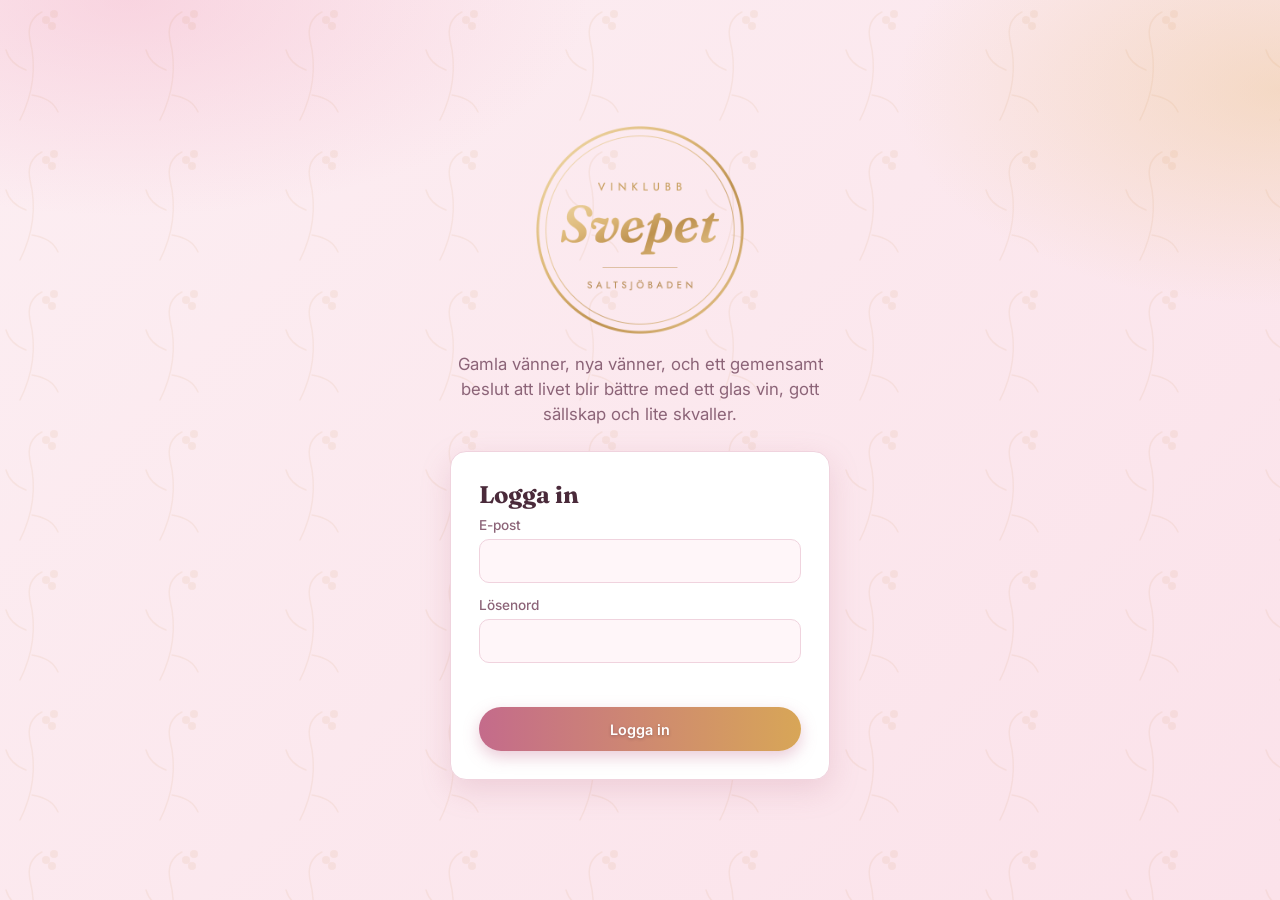
<file: index.html>
<!doctype html>
<html lang="sv">
<head>
  <meta charset="UTF-8" />
  <meta name="viewport" content="width=device-width, initial-scale=1.0" />
  <title>Svepet – Logga in</title>
  <link rel="icon" type="image/png" href="images/favicon-32.png" />
  <link rel="apple-touch-icon" href="images/apple-touch-icon-180.png" />
  <meta name="apple-mobile-web-app-title" content="Svepet" />
  <link rel="manifest" href="manifest.json" />
  <link rel="stylesheet" href="css/style.css" />
</head>
<body>
  <div class="center-page">
    <div style="width: 100%; max-width: 380px;">
      <div class="masthead">
        <img class="club-logo" src="images/svepet-utan-platta-1024.png" alt="Svepet" />
        <p class="tagline">Gamla vänner, nya vänner, och ett gemensamt beslut att livet blir bättre med ett glas vin, gott sällskap och lite skvaller.</p>
      </div>

      <div class="card">
        <h2>Logga in</h2>
        <form id="login-form">
          <label for="email">E-post</label>
          <input type="email" id="email" required autocomplete="username" />

          <label for="password">Lösenord</label>
          <input type="password" id="password" required autocomplete="current-password" />

          <div class="error-text" id="login-error"></div>

          <div style="margin-top: 18px;">
            <button type="submit" class="btn btn-primary" style="width: 100%;">Logga in</button>
          </div>
        </form>
      </div>
    </div>
  </div>

  <script type="module" src="js/login.js"></script>
</body>
</html>
</file>
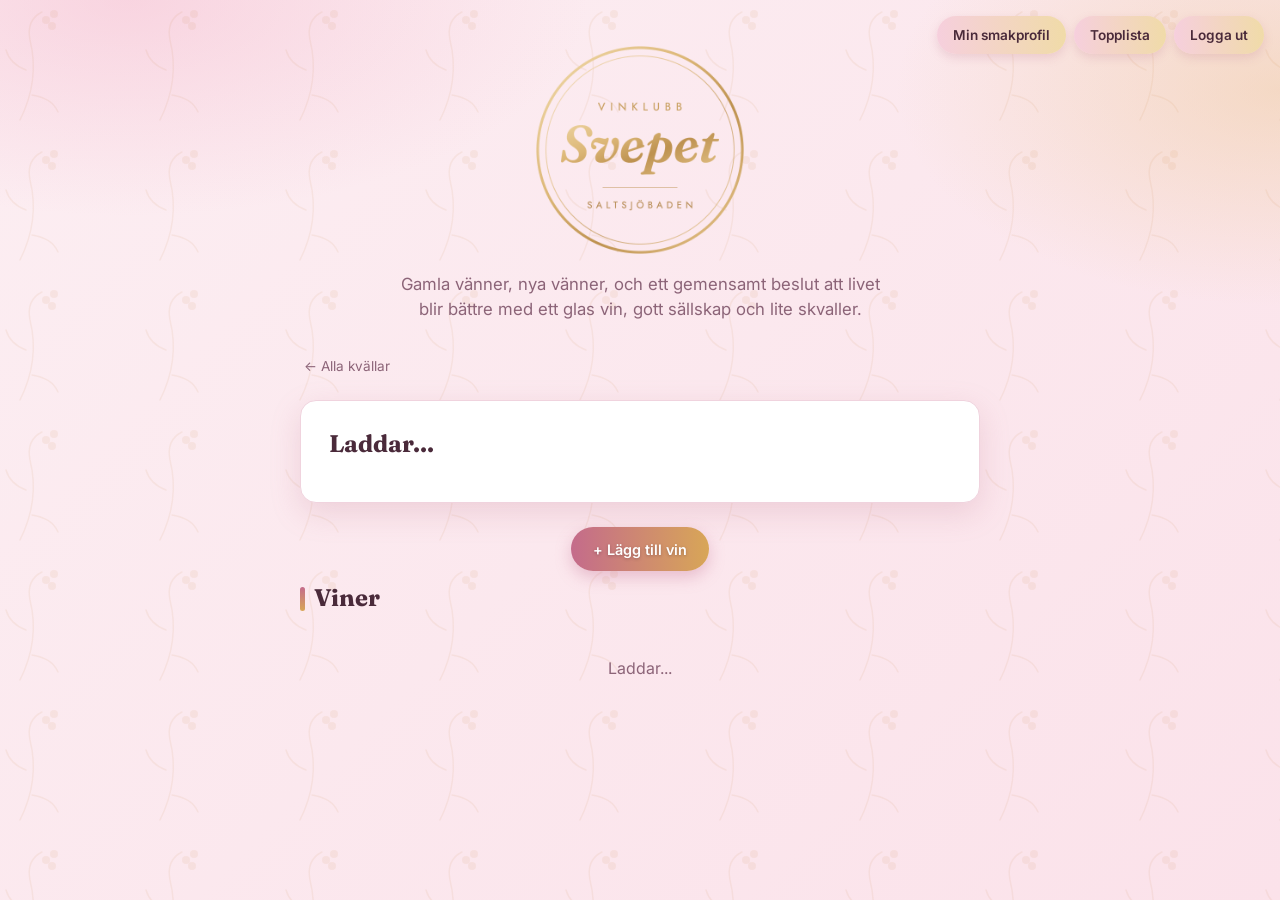
<file: kvall.html>
<!doctype html>
<html lang="sv">
<head>
  <meta charset="UTF-8" />
  <meta name="viewport" content="width=device-width, initial-scale=1.0" />
  <title>Svepet – Kväll</title>
  <link rel="icon" type="image/png" href="images/favicon-32.png" />
  <link rel="apple-touch-icon" href="images/apple-touch-icon-180.png" />
  <meta name="apple-mobile-web-app-title" content="Svepet" />
  <link rel="manifest" href="manifest.json" />
  <link rel="stylesheet" href="css/style.css" />
</head>
<body>
  <div class="page">
    <div class="corner-actions">
      <a class="btn btn-ghost" href="smakprofil.html">Min smakprofil</a>
      <a class="btn btn-ghost" href="toplista.html">Topplista</a>
      <button class="btn btn-ghost" id="logout-btn">Logga ut</button>
    </div>

    <div class="masthead">
      <img class="club-logo" src="images/svepet-utan-platta-1024.png" alt="Svepet" />
      <p class="tagline">Gamla vänner, nya vänner, och ett gemensamt beslut att livet blir bättre med ett glas vin, gott sällskap och lite skvaller.</p>
    </div>

    <a href="kvallar.html" class="back-link">&larr; Alla kvällar</a>

    <div class="card" style="margin-top: 14px;">
      <h2 id="kvall-tema">Laddar...</h2>
      <div class="meta" id="kvall-datum"></div>
      <p id="kvall-beskrivning"></p>
      <div id="kvall-actions"></div>
    </div>

    <div class="card" id="edit-kvall-card" style="display: none; margin-top: 16px;">
      <h3>Redigera kväll</h3>
      <form id="edit-kvall-form">
        <label for="edit-tema">Tema</label>
        <input type="text" id="edit-tema" required />

        <label for="edit-datum">Datum</label>
        <input type="date" id="edit-datum" required />

        <label for="edit-beskrivning">Beskrivning (valfritt)</label>
        <textarea id="edit-beskrivning" placeholder="Regler, budget, plats..."></textarea>

        <div class="error-text" id="edit-kvall-error"></div>

        <div class="action-row" style="margin-top: 14px;">
          <button type="submit" class="btn btn-primary">Spara ändringar</button>
          <button type="button" class="btn btn-ghost" id="cancel-edit-kvall">Avbryt</button>
        </div>
      </form>
    </div>

    <div class="toggle-form-wrap" style="margin-top: 24px;">
      <button class="btn btn-primary" id="toggle-new-vin">+ Lägg till vin</button>

      <div class="card" id="new-vin-card" style="display: none; margin-top: 16px;">
        <h3>Nytt vin</h3>
        <form id="new-vin-form">
          <label for="namn">Namn</label>
          <input type="text" id="namn" required />

          <div class="field-row">
            <div>
              <label for="argang">Årgång</label>
              <input type="number" id="argang" min="1900" max="2100" placeholder="t.ex. 2021" />
            </div>
            <div>
              <label for="druva">Druva</label>
              <input type="text" id="druva" />
            </div>
          </div>

          <label for="kategori">Kategori</label>
          <select id="kategori" required>
            <option value="" disabled selected>Välj kategori</option>
            <optgroup label="Mousserande">
              <option value="mousserande - torrt">Torrt</option>
              <option value="mousserande - halvtorrt">Halvtorrt</option>
              <option value="mousserande - smaksatt">Smaksatt</option>
              <option value="mousserande - rött">Rött</option>
              <option value="mousserande - sött">Sött</option>
            </optgroup>
            <optgroup label="Vitt">
              <option value="vitt - friskt & fruktigt">Friskt &amp; fruktigt</option>
              <option value="vitt - lätt & avrundat">Lätt &amp; avrundat</option>
              <option value="vitt - druvigt & blommigt">Druvigt &amp; blommigt</option>
              <option value="vitt - fylligt & smakrikt">Fylligt &amp; smakrikt</option>
              <option value="vitt - sött">Sött</option>
            </optgroup>
            <optgroup label="Rosé">
              <option value="rosé - friskt & bärigt">Friskt &amp; bärigt</option>
              <option value="rosé - fruktigt & smakrikt">Fruktigt &amp; smakrikt</option>
            </optgroup>
            <optgroup label="Rött">
              <option value="rött - mjukt & bärigt">Mjukt &amp; bärigt</option>
              <option value="rött - stramt & nyanserat">Stramt &amp; nyanserat</option>
              <option value="rött - fruktigt & smakrikt">Fruktigt &amp; smakrikt</option>
              <option value="rött - kryddigt & mustigt">Kryddigt &amp; mustigt</option>
              <option value="rött - sött">Sött</option>
            </optgroup>
          </select>

          <div class="field-row">
            <div>
              <label for="land">Land</label>
              <input type="text" id="land" />
            </div>
            <div>
              <label for="region">Region</label>
              <input type="text" id="region" />
            </div>
          </div>

          <div class="field-row-3">
            <div>
              <label for="pris">Pris (kr)</label>
              <input type="number" id="pris" min="0" step="0.01" />
            </div>
            <div>
              <label for="alkohol_procent">Alkohol %</label>
              <input type="number" id="alkohol_procent" min="0" max="100" step="0.1" />
            </div>
            <div>
              <label for="volym_ml">Volym (ml)</label>
              <input type="number" id="volym_ml" min="0" step="1" placeholder="t.ex. 750" />
            </div>
          </div>

          <label for="bild_url">Bildlänk (valfritt)</label>
          <input type="url" id="bild_url" placeholder="https://..." />

          <label for="bild_fil">Eller ladda upp en bild</label>
          <input type="file" id="bild_fil" accept="image/*" />
          <img id="bild-forhandsvisning" class="bild-forhandsvisning" alt="Förhandsvisning" style="display: none;" />

          <label for="systembolaget_lank">Länk till Systembolaget</label>
          <input type="url" id="systembolaget_lank" placeholder="https://www.systembolaget.se/..." />

          <label for="vin-beskrivning">Beskrivning</label>
          <textarea id="vin-beskrivning" placeholder="Egna anteckningar om vinet"></textarea>

          <div class="error-text" id="new-vin-error"></div>

          <div style="margin-top: 14px;">
            <button type="submit" class="btn btn-primary">Spara vin</button>
          </div>
        </form>
      </div>
    </div>

    <div class="card" id="edit-vin-card" style="display: none; margin-top: 16px;">
      <h3>Redigera vin</h3>
      <form id="edit-vin-form">
        <label for="edit-namn">Namn</label>
        <input type="text" id="edit-namn" required />

        <div class="field-row">
          <div>
            <label for="edit-argang">Årgång</label>
            <input type="number" id="edit-argang" min="1900" max="2100" placeholder="t.ex. 2021" />
          </div>
          <div>
            <label for="edit-druva">Druva</label>
            <input type="text" id="edit-druva" />
          </div>
        </div>

        <label for="edit-kategori">Kategori</label>
        <select id="edit-kategori" required>
          <optgroup label="Mousserande">
            <option value="mousserande - torrt">Torrt</option>
            <option value="mousserande - halvtorrt">Halvtorrt</option>
            <option value="mousserande - smaksatt">Smaksatt</option>
            <option value="mousserande - rött">Rött</option>
            <option value="mousserande - sött">Sött</option>
          </optgroup>
          <optgroup label="Vitt">
            <option value="vitt - friskt & fruktigt">Friskt &amp; fruktigt</option>
            <option value="vitt - lätt & avrundat">Lätt &amp; avrundat</option>
            <option value="vitt - druvigt & blommigt">Druvigt &amp; blommigt</option>
            <option value="vitt - fylligt & smakrikt">Fylligt &amp; smakrikt</option>
            <option value="vitt - sött">Sött</option>
          </optgroup>
          <optgroup label="Rosé">
            <option value="rosé - friskt & bärigt">Friskt &amp; bärigt</option>
            <option value="rosé - fruktigt & smakrikt">Fruktigt &amp; smakrikt</option>
          </optgroup>
          <optgroup label="Rött">
            <option value="rött - mjukt & bärigt">Mjukt &amp; bärigt</option>
            <option value="rött - stramt & nyanserat">Stramt &amp; nyanserat</option>
            <option value="rött - fruktigt & smakrikt">Fruktigt &amp; smakrikt</option>
            <option value="rött - kryddigt & mustigt">Kryddigt &amp; mustigt</option>
            <option value="rött - sött">Sött</option>
          </optgroup>
        </select>

        <div class="field-row">
          <div>
            <label for="edit-land">Land</label>
            <input type="text" id="edit-land" />
          </div>
          <div>
            <label for="edit-region">Region</label>
            <input type="text" id="edit-region" />
          </div>
        </div>

        <div class="field-row-3">
          <div>
            <label for="edit-pris">Pris (kr)</label>
            <input type="number" id="edit-pris" min="0" step="0.01" />
          </div>
          <div>
            <label for="edit-alkohol_procent">Alkohol %</label>
            <input type="number" id="edit-alkohol_procent" min="0" max="100" step="0.1" />
          </div>
          <div>
            <label for="edit-volym_ml">Volym (ml)</label>
            <input type="number" id="edit-volym_ml" min="0" step="1" placeholder="t.ex. 750" />
          </div>
        </div>

        <label for="edit-bild_url">Bildlänk (valfritt)</label>
        <input type="url" id="edit-bild_url" placeholder="https://..." />

        <label for="edit-bild_fil">Eller ladda upp en bild</label>
        <input type="file" id="edit-bild_fil" accept="image/*" />
        <img id="edit-bild-forhandsvisning" class="bild-forhandsvisning" alt="Förhandsvisning" style="display: none;" />

        <label for="edit-systembolaget_lank">Länk till Systembolaget</label>
        <input type="url" id="edit-systembolaget_lank" placeholder="https://www.systembolaget.se/..." />

        <label for="edit-vin-beskrivning">Beskrivning</label>
        <textarea id="edit-vin-beskrivning" placeholder="Egna anteckningar om vinet"></textarea>

        <div class="error-text" id="edit-vin-error"></div>

        <div class="action-row" style="margin-top: 14px;">
          <button type="submit" class="btn btn-primary">Spara ändringar</button>
          <button type="button" class="btn btn-ghost" id="cancel-edit-vin">Avbryt</button>
        </div>
      </form>
    </div>

    <div class="section-title">
      <h2>Viner</h2>
      <span class="section-count" id="vin-count"></span>
    </div>

    <div class="list" id="vin-list">
      <div class="empty-state">Laddar...</div>
    </div>
  </div>

  <script type="module" src="js/kvall.js"></script>
</body>
</html>
</file>
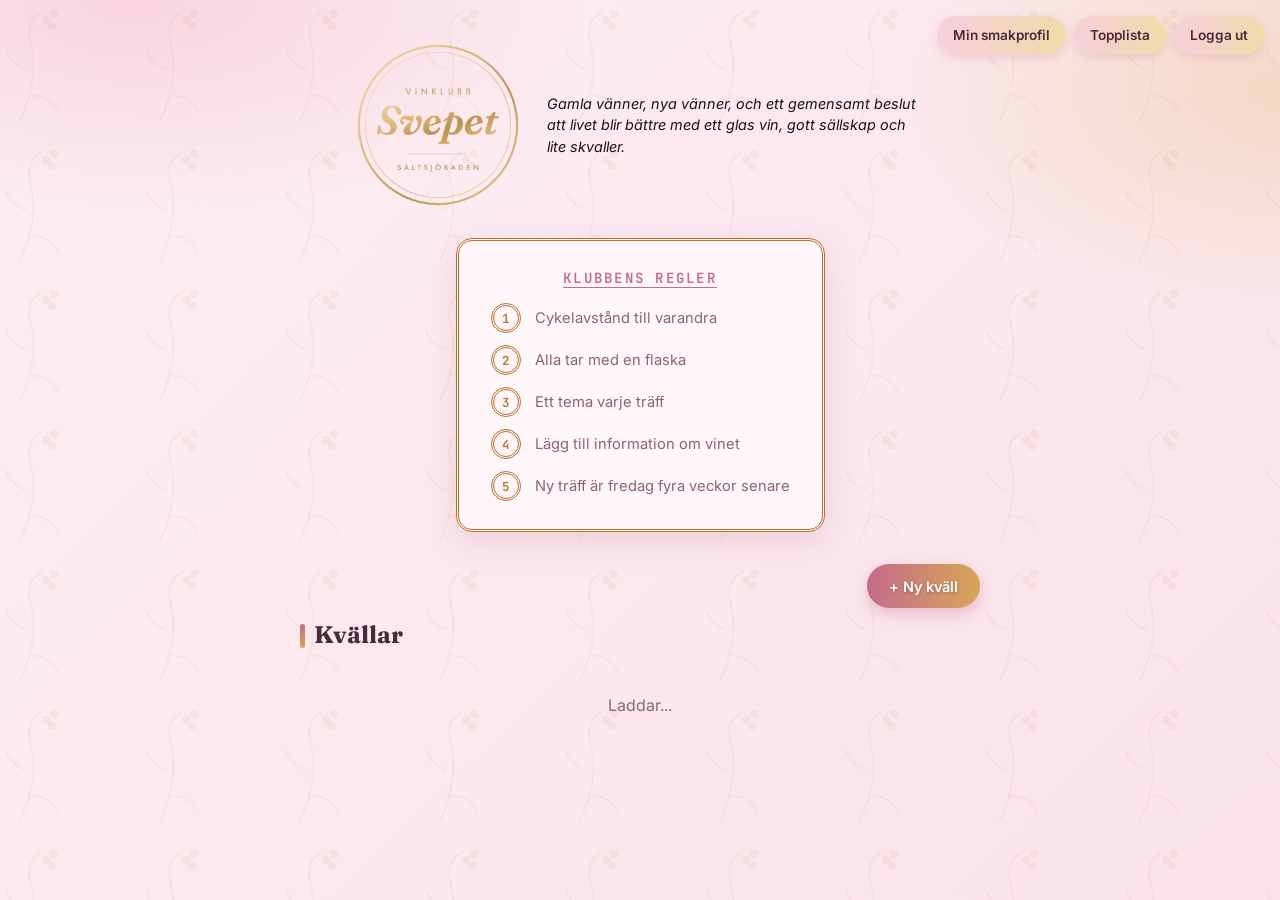
<file: kvallar.html>
<!doctype html>
<html lang="sv">
<head>
  <meta charset="UTF-8" />
  <meta name="viewport" content="width=device-width, initial-scale=1.0" />
  <title>Svepet – Kvällar</title>
  <link rel="icon" type="image/png" href="images/favicon-32.png" />
  <link rel="apple-touch-icon" href="images/apple-touch-icon-180.png" />
  <meta name="apple-mobile-web-app-title" content="Svepet" />
  <link rel="manifest" href="manifest.json" />
  <link rel="stylesheet" href="css/style.css" />
</head>
<body>
  <div class="page">
    <div class="corner-actions">
      <a class="btn btn-ghost" href="smakprofil.html">Min smakprofil</a>
      <a class="btn btn-ghost" href="toplista.html">Topplista</a>
      <button class="btn btn-ghost" id="logout-btn">Logga ut</button>
    </div>

    <div class="hero">
      <img class="club-logo" src="images/svepet-utan-platta-1024.png" alt="Svepet" />
      <p class="tagline">Gamla vänner, nya vänner, och ett gemensamt beslut att livet blir bättre med ett glas vin, gott sällskap och lite skvaller.</p>
    </div>

    <div class="masthead-rules">
      <div class="masthead-rules-title">Klubbens regler</div>
      <ol class="rules-list">
        <li><span class="rule-number">1</span><span class="rule-text">Cykelavstånd till varandra</span></li>
        <li><span class="rule-number">2</span><span class="rule-text">Alla tar med en flaska</span></li>
        <li><span class="rule-number">3</span><span class="rule-text">Ett tema varje träff</span></li>
        <li><span class="rule-number">4</span><span class="rule-text">Lägg till information om vinet</span></li>
        <li><span class="rule-number">5</span><span class="rule-text">Ny träff är fredag fyra veckor senare</span></li>
      </ol>
    </div>

    <div class="intro-actions">
      <button class="btn btn-primary" id="toggle-new-kvall">+ Ny kväll</button>
    </div>

    <div class="toggle-form-wrap">
      <div class="card" id="new-kvall-card" style="display: none;">
        <h3>Ny kväll</h3>
        <form id="new-kvall-form">
          <label for="tema">Tema</label>
          <input type="text" id="tema" required placeholder="T.ex. Vin från Sydafrika" />

          <label for="datum">Datum</label>
          <input type="date" id="datum" required />

          <label for="beskrivning">Beskrivning (valfritt)</label>
          <textarea id="beskrivning" placeholder="Regler, budget, plats..."></textarea>

          <div class="error-text" id="new-kvall-error"></div>

          <div style="margin-top: 14px;">
            <button type="submit" class="btn btn-primary">Spara kväll</button>
          </div>
        </form>
      </div>
    </div>

    <div class="section-title">
      <h2>Kvällar</h2>
      <span class="section-count" id="kvall-count"></span>
    </div>

    <div class="list" id="kvall-list">
      <div class="empty-state">Laddar...</div>
    </div>
  </div>

  <script type="module" src="js/kvallar.js"></script>
</body>
</html>
</file>
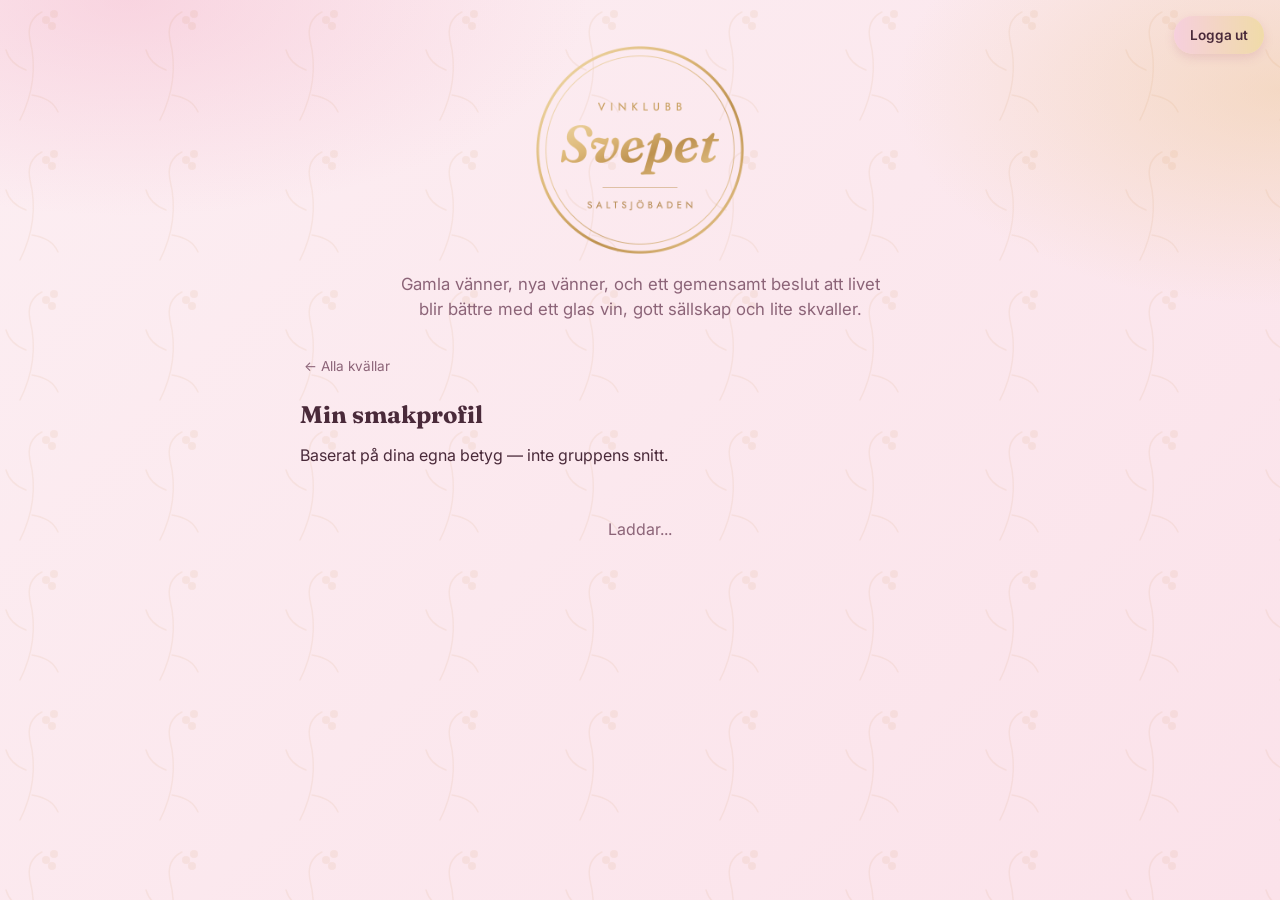
<file: smakprofil.html>
<!doctype html>
<html lang="sv">
<head>
  <meta charset="UTF-8" />
  <meta name="viewport" content="width=device-width, initial-scale=1.0" />
  <title>Svepet – Min smakprofil</title>
  <link rel="icon" type="image/png" href="images/favicon-32.png" />
  <link rel="apple-touch-icon" href="images/apple-touch-icon-180.png" />
  <meta name="apple-mobile-web-app-title" content="Svepet" />
  <link rel="manifest" href="manifest.json" />
  <link rel="stylesheet" href="css/style.css" />
</head>
<body>
  <div class="page">
    <div class="corner-actions">
      <button class="btn btn-ghost" id="logout-btn">Logga ut</button>
    </div>

    <div class="masthead">
      <img class="club-logo" src="images/svepet-utan-platta-1024.png" alt="Svepet" />
      <p class="tagline">Gamla vänner, nya vänner, och ett gemensamt beslut att livet blir bättre med ett glas vin, gott sällskap och lite skvaller.</p>
    </div>

    <a href="kvallar.html" class="back-link">&larr; Alla kvällar</a>

    <div style="margin: 14px 0 24px;">
      <h2>Min smakprofil</h2>
      <p class="meta">Baserat på dina egna betyg — inte gruppens snitt.</p>
    </div>

    <div id="smakprofil-root">
      <div class="empty-state">Laddar...</div>
    </div>
  </div>

  <script type="module" src="js/smakprofil.js"></script>
</body>
</html>
</file>
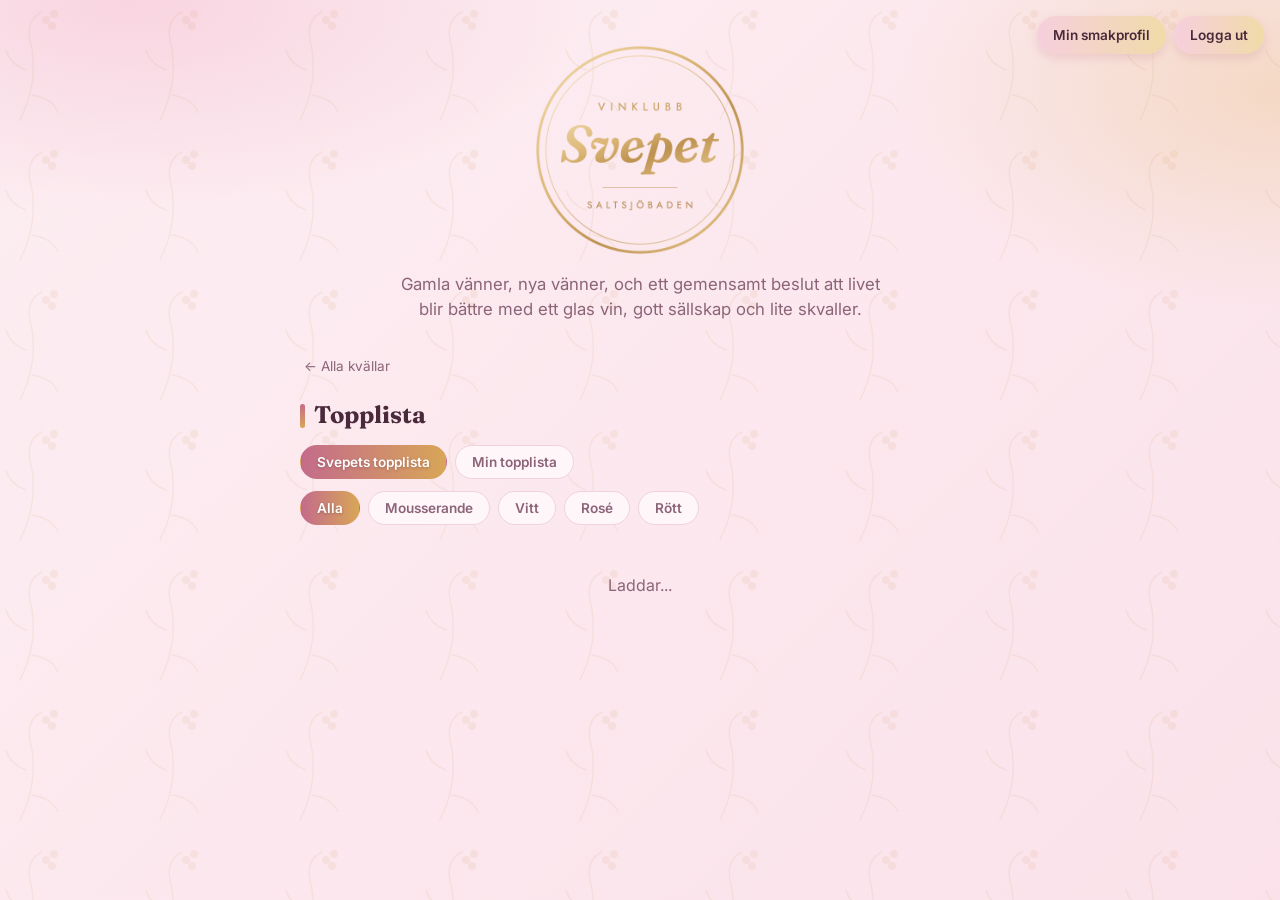
<file: toplista.html>
<!doctype html>
<html lang="sv">
<head>
  <meta charset="UTF-8" />
  <meta name="viewport" content="width=device-width, initial-scale=1.0" />
  <title>Svepet – Topplista</title>
  <link rel="icon" type="image/png" href="images/favicon-32.png" />
  <link rel="apple-touch-icon" href="images/apple-touch-icon-180.png" />
  <meta name="apple-mobile-web-app-title" content="Svepet" />
  <link rel="manifest" href="manifest.json" />
  <link rel="stylesheet" href="css/style.css" />
</head>
<body>
  <div class="page">
    <div class="corner-actions">
      <a class="btn btn-ghost" href="smakprofil.html">Min smakprofil</a>
      <button class="btn btn-ghost" id="logout-btn">Logga ut</button>
    </div>

    <div class="masthead">
      <img class="club-logo" src="images/svepet-utan-platta-1024.png" alt="Svepet" />
      <p class="tagline">Gamla vänner, nya vänner, och ett gemensamt beslut att livet blir bättre med ett glas vin, gott sällskap och lite skvaller.</p>
    </div>

    <a href="kvallar.html" class="back-link">&larr; Alla kvällar</a>

    <div class="section-title" style="margin-top: 14px;">
      <h2>Topplista</h2>
    </div>

    <div class="filter-chip-row" id="vy-toggle">
      <button type="button" class="filter-chip active" id="vy-svepet">Svepets topplista</button>
      <button type="button" class="filter-chip" id="vy-min">Min topplista</button>
    </div>

    <div class="filter-chip-row" id="farg-filter">
      <button type="button" class="filter-chip active" data-farg="alla">Alla</button>
      <button type="button" class="filter-chip" data-farg="mousserande">Mousserande</button>
      <button type="button" class="filter-chip" data-farg="vitt">Vitt</button>
      <button type="button" class="filter-chip" data-farg="rosé">Rosé</button>
      <button type="button" class="filter-chip" data-farg="rött">Rött</button>
    </div>

    <div class="list" id="toplista-list" style="margin-top: 20px;">
      <div class="empty-state">Laddar...</div>
    </div>
  </div>

  <script type="module" src="js/toplista.js"></script>
</body>
</html>
</file>
<file: css/style.css>
@import url('https://fonts.googleapis.com/css2?family=Fraunces:ital,wght@0,600;0,700;1,600&family=Inter:wght@400;500;600;700&family=JetBrains+Mono:wght@400;500;600&display=swap');

:root {
  --color-bg-start: #fceef2;
  --color-bg-end: #fbe2ea;
  --color-card: #ffffff;
  --color-card-soft: #fff6f9;
  --color-primary: #f2a6c0;
  --color-primary-dark: #c46b8b;
  --color-gold: #d8a657;
  --color-gold-light: #eac488;
  --color-gold-rich: #b8722a;
  --color-primary-pale: #f6cfdd;
  --color-gold-pale: #f0dba8;
  --color-text: #4a2a3a;
  --color-text-soft: #8c6478;
  --color-border: #f0d3de;
  --shadow-color: rgba(190, 120, 140, 0.22);
  --shadow-soft: 0 10px 30px var(--shadow-color);
  --radius-lg: 16px;
  --radius-md: 14px;
  --radius-sm: 10px;
  --font-heading: 'Fraunces', serif;
  --font-body: 'Inter', sans-serif;
  --font-mono: 'JetBrains Mono', monospace;

  /* Kategori-färger — matchar vinets faktiska färg, används av pillen på vinkorten */
  --kat-mousserande-torrt-bg: #eddca3;
  --kat-mousserande-halvtorrt-bg: #e6c987;
  --kat-mousserande-smaksatt-bg: #dfb36a;
  --kat-mousserande-rott-bg: #d99a86;
  --kat-mousserande-sott-bg: #cf9c52;
  --kat-vitt-friskt-fruktigt-bg: #e7e2a0;
  --kat-vitt-latt-avrundat-bg: #e2d488;
  --kat-vitt-druvigt-blommigt-bg: #d3d47c;
  --kat-vitt-fylligt-smakrikt-bg: #ddb96e;
  --kat-vitt-sott-bg: #b98a3e;
  --kat-rose-friskt-barigt-bg: #f0b4c4;
  --kat-rose-fruktigt-smakrikt-bg: #e896ac;
  --kat-rott-mjukt-barigt-bg: #dd93a4;
  --kat-rott-stramt-nyanserat-bg: #c97e8e;
  --kat-rott-fruktigt-smakrikt-bg: #b56b7c;
  --kat-rott-kryddigt-mustigt-bg: #93415a;
  --kat-rott-sott-bg: #7d3a42;
}

* {
  box-sizing: border-box;
}

body {
  margin: 0;
  min-height: 100vh;
  font-family: var(--font-body);
  color: var(--color-text);
  background-image:
    url("data:image/svg+xml,%3Csvg xmlns='http://www.w3.org/2000/svg' width='140' height='140' viewBox='0 0 140 140'%3E%3Cg fill='none' stroke='%23b8722a' stroke-opacity='0.08' stroke-width='1.5' stroke-linecap='round'%3E%3Cpath d='M20 120 Q40 80 30 40 Q26 20 42 12'/%3E%3Ccircle cx='46' cy='20' r='4' fill='%23b8722a' fill-opacity='0.08' stroke='none'/%3E%3Ccircle cx='54' cy='14' r='4' fill='%23b8722a' fill-opacity='0.08' stroke='none'/%3E%3Ccircle cx='52' cy='26' r='4' fill='%23b8722a' fill-opacity='0.08' stroke='none'/%3E%3Cpath d='M26 70 Q10 64 6 50'/%3E%3Cpath d='M32 95 Q52 98 58 112'/%3E%3C/g%3E%3C/svg%3E"),
    radial-gradient(ellipse 60% 40% at 10% 0%, rgba(242, 166, 192, 0.35) 0%, transparent 60%),
    radial-gradient(ellipse 50% 40% at 100% 10%, rgba(234, 196, 136, 0.4) 0%, transparent 60%),
    linear-gradient(135deg, var(--color-bg-start), var(--color-bg-end));
  background-repeat: repeat, no-repeat, no-repeat, no-repeat;
  background-size: 140px 140px, auto, auto, auto;
}

h1, h2, h3 {
  font-family: var(--font-heading);
  margin: 0 0 8px;
}

a {
  color: var(--color-primary-dark);
}

.page {
  max-width: 720px;
  margin: 0 auto;
  padding: 40px 20px 80px;
}

.center-page {
  min-height: 100vh;
  display: flex;
  align-items: center;
  justify-content: center;
  padding: 20px;
}

.masthead {
  text-align: center;
  margin-bottom: 24px;
}

.club-logo {
  display: block;
  width: 100%;
  max-width: 220px;
  height: auto;
  margin: 0 auto;
}

.masthead .tagline {
  color: var(--color-text-soft);
  font-size: 1.05rem;
  line-height: 1.5;
  max-width: 480px;
  margin: 12px auto 0;
}

.masthead-rules {
  width: fit-content;
  max-width: 100%;
  margin: 0 auto 32px;
  text-align: center;
  background: var(--color-card-soft);
  border: 3px double var(--color-gold-rich);
  border-radius: var(--radius-lg);
  box-shadow: var(--shadow-soft);
  padding: 28px 32px;
}

/* Hero-rad (kvallar.html): logga och tagline sida vid sida på bredare
   skärmar, asymmetriskt istället för centrerat på samma mittlinje. */
.hero {
  display: flex;
  align-items: center;
  justify-content: center;
  gap: 24px;
  margin-bottom: 28px;
}

.hero .club-logo {
  width: 170px;
  max-width: 170px;
  flex-shrink: 0;
  margin: 0;
}

.hero .tagline {
  color: #1f0f16;
  font-size: 0.9rem;
  line-height: 1.5;
  font-style: italic;
  margin: 0;
  text-align: left;
  max-width: 380px;
}

/* Åtgärdsknappar (kvallar.html): fria, utan bakgrundsbehållare,
   direkt ovanför Kvällar-sektionen. */
.intro-actions {
  display: flex;
  justify-content: flex-end;
  margin-bottom: 8px;
}

.corner-actions {
  position: fixed;
  top: 16px;
  right: 16px;
  z-index: 50;
  display: flex;
  gap: 8px;
}

.corner-actions .btn {
  min-height: 38px;
  padding: 8px 16px;
  font-size: 0.85rem;
}

.masthead-rules-title {
  font-family: var(--font-mono);
  font-size: 0.88rem;
  font-weight: 600;
  letter-spacing: 0.16em;
  text-transform: uppercase;
  text-decoration: underline;
  text-underline-offset: 4px;
  color: var(--color-primary-dark);
  margin-bottom: 16px;
}

.rules-list {
  list-style: none;
  display: grid;
  grid-template-columns: auto auto;
  column-gap: 14px;
  row-gap: 12px;
  align-items: center;
  width: fit-content;
  margin: 0 auto;
  padding: 0;
}

.rules-list li {
  display: contents;
}

.rule-number {
  width: 30px;
  height: 30px;
  border-radius: 50%;
  border: 3px double var(--color-gold-rich);
  background: var(--color-card-soft);
  color: var(--color-gold-rich);
  display: flex;
  align-items: center;
  justify-content: center;
  font-family: var(--font-mono);
  font-size: 0.78rem;
  font-weight: 600;
}

.rule-text {
  color: var(--color-text-soft);
  font-size: 0.92rem;
  text-align: left;
}

.card {
  background: var(--color-card);
  border: 1px solid var(--color-border);
  border-radius: var(--radius-lg);
  box-shadow: var(--shadow-soft);
  padding: 28px;
}

.card + .card {
  margin-top: 20px;
}

.btn {
  display: inline-flex;
  align-items: center;
  justify-content: center;
  gap: 6px;
  min-height: 44px;
  border: none;
  border-radius: 999px;
  padding: 11px 22px;
  font-family: var(--font-body);
  font-weight: 600;
  font-size: 0.9rem;
  cursor: pointer;
  text-decoration: none;
  box-shadow: 0 4px 10px var(--shadow-color);
  transition: transform 0.15s ease, box-shadow 0.15s ease;
}

.action-row {
  display: flex;
  gap: 10px;
  flex-wrap: wrap;
}

.back-link {
  display: inline-block;
  padding: 12px 4px;
  font-size: 0.85rem;
  color: var(--color-text-soft);
  text-decoration: none;
}

.btn-primary {
  background: linear-gradient(90deg, var(--color-primary-dark), var(--color-gold));
  color: #fff;
  text-shadow: 0 1px 3px rgba(74, 42, 58, 0.35);
  box-shadow: 0 6px 16px rgba(196, 107, 139, 0.35);
}

.btn-primary:hover {
  transform: translateY(-1px);
  box-shadow: 0 8px 20px rgba(200, 140, 100, 0.45);
}

.btn-ghost {
  background: linear-gradient(90deg, var(--color-primary-pale), var(--color-gold-pale));
  color: var(--color-text);
  border: none;
}

.btn-ghost:hover {
  background: linear-gradient(90deg, var(--color-primary), var(--color-gold-light));
}

.btn-danger {
  background: transparent;
  color: #a3455a;
  border: 1px solid #e3b3bf;
  box-shadow: none;
}

.btn-danger:hover {
  background: #fdeef1;
}

#kvall-actions:not(:empty) {
  margin-top: 14px;
}

/* Formulärregel: label sitter alltid direkt ovanför sitt fält, flush
   vänsterkant, med samma marginal överallt (14px ovan, 6px under).
   Skriv aldrig en egen margin/indrag på ett enskilt label — ändra
   här om avståndet någonsin behöver bli annorlunda. */
label {
  display: block;
  font-size: 0.85rem;
  font-weight: 500;
  color: var(--color-text-soft);
  margin: 14px 0 6px;
}

label:first-child {
  margin-top: 0;
}

input, select, textarea {
  width: 100%;
  min-height: 44px;
  padding: 11px 14px;
  border: 1px solid var(--color-border);
  border-radius: var(--radius-sm);
  background: var(--color-card-soft);
  font-family: var(--font-body);
  font-size: 0.95rem;
  color: var(--color-text);
}

input:focus, select:focus, textarea:focus {
  outline: none;
  border-color: var(--color-primary-dark);
  box-shadow: 0 0 0 3px rgba(196, 107, 139, 0.15);
}

textarea {
  resize: vertical;
  min-height: 70px;
}

.bild-forhandsvisning {
  display: block;
  max-width: 100%;
  max-height: 160px;
  object-fit: contain;
  margin-top: 8px;
  border-radius: var(--radius-sm);
}

/* Grupperingsregel för formulärfält: korta fält (nummer, kort text,
   datum) ska alltid radas ihop med .field-row (2 kolumner) eller
   .field-row-3 (3 kolumner) — aldrig stå ensamma i full bredd.
   Långa fält (fritext som Beskrivning, länkar som Bildlänk/
   Systembolagslänk, eller ett fälts huvudidentitet som Namn/Tema)
   står alltid ensamma, utanför field-row. */
.field-row {
  display: grid;
  grid-template-columns: 1fr 1fr;
  gap: 0 14px;
}

.field-row-3 {
  display: grid;
  grid-template-columns: 1fr 1fr 1fr;
  gap: 0 14px;
}

/* Utan min-width:0 tvingar grid-cellens innehåll (t.ex. en lång
   label-text som "Alkohol %") sin egen kolumn bredare än sina
   syskon, trots att alla kolumner ska vara lika breda (1fr). */
.field-row > div,
.field-row-3 > div {
  min-width: 0;
}

.error-text {
  color: #b3455a;
  font-size: 0.85rem;
  margin-top: 10px;
  min-height: 1.2em;
}

.section-title {
  display: flex;
  justify-content: space-between;
  align-items: center;
  margin: 8px 0 16px;
}

.section-title h2 {
  position: relative;
  font-family: var(--font-heading);
  font-size: 1.5rem;
  font-weight: 700;
  color: var(--color-text);
  margin: 0;
  padding-left: 14px;
}

.section-title h2::before {
  content: '';
  position: absolute;
  left: 0;
  top: 0.15em;
  width: 5px;
  height: 1em;
  border-radius: 3px;
  background: linear-gradient(180deg, var(--color-primary-dark), var(--color-gold));
}

.section-count {
  font-family: var(--font-mono);
  font-size: 0.78rem;
  color: var(--color-text-soft);
  white-space: nowrap;
}

.list {
  display: flex;
  flex-direction: column;
  gap: 18px;
}

.item-card {
  position: relative;
  overflow: hidden;
  background: var(--color-card);
  border: 1px solid var(--color-border);
  border-radius: var(--radius-md);
  box-shadow: var(--shadow-soft);
  padding: 18px 20px 18px 26px;
  text-decoration: none;
  color: inherit;
  display: block;
  transition: transform 0.15s ease, box-shadow 0.15s ease;
}

.item-card::before {
  content: '';
  position: absolute;
  top: 0;
  left: 0;
  width: 6px;
  height: 100%;
  background: linear-gradient(180deg, var(--color-primary-dark), var(--color-gold));
}

.item-card:hover {
  transform: translateY(-2px);
  box-shadow: 0 14px 32px var(--shadow-color);
}

.item-card .meta {
  color: var(--color-text-soft);
  font-size: 0.85rem;
  margin-top: 4px;
  white-space: pre-line;
}

#kvall-beskrivning {
  white-space: pre-line;
}

#kvall-datum {
  font-family: var(--font-mono);
  font-size: 0.8rem;
  color: var(--color-primary-dark);
  margin-top: 4px;
}

.pill {
  display: inline-block;
  background: var(--color-gold-light);
  color: var(--color-text);
  border-radius: 999px;
  padding: 3px 12px;
  font-size: 0.72rem;
  font-weight: 600;
  letter-spacing: 0.02em;
  box-shadow: 0 3px 8px var(--shadow-color);
}

.pill-onimage {
  position: absolute;
  top: 12px;
  left: 12px;
  display: inline-flex;
  align-items: center;
  gap: 6px;
  background: #ffffff;
  color: var(--color-text);
  box-shadow: 0 3px 8px rgba(0, 0, 0, 0.14);
}

.pill-dot {
  width: 8px;
  height: 8px;
  border-radius: 50%;
  flex-shrink: 0;
}

.pill-mousserande-torrt { background: var(--kat-mousserande-torrt-bg); color: var(--color-text); }
.pill-mousserande-halvtorrt { background: var(--kat-mousserande-halvtorrt-bg); color: var(--color-text); }
.pill-mousserande-smaksatt { background: var(--kat-mousserande-smaksatt-bg); color: var(--color-text); }
.pill-mousserande-rott { background: var(--kat-mousserande-rott-bg); color: var(--color-text); }
.pill-mousserande-sott { background: var(--kat-mousserande-sott-bg); color: var(--color-text); }
.pill-vitt-friskt-fruktigt { background: var(--kat-vitt-friskt-fruktigt-bg); color: var(--color-text); }
.pill-vitt-latt-avrundat { background: var(--kat-vitt-latt-avrundat-bg); color: var(--color-text); }
.pill-vitt-druvigt-blommigt { background: var(--kat-vitt-druvigt-blommigt-bg); color: var(--color-text); }
.pill-vitt-fylligt-smakrikt { background: var(--kat-vitt-fylligt-smakrikt-bg); color: var(--color-text); }
.pill-vitt-sott { background: var(--kat-vitt-sott-bg); color: var(--color-text); }
.pill-rose-friskt-barigt { background: var(--kat-rose-friskt-barigt-bg); color: var(--color-text); }
.pill-rose-fruktigt-smakrikt { background: var(--kat-rose-fruktigt-smakrikt-bg); color: var(--color-text); }
.pill-rott-mjukt-barigt { background: var(--kat-rott-mjukt-barigt-bg); color: var(--color-text); }
.pill-rott-stramt-nyanserat { background: var(--kat-rott-stramt-nyanserat-bg); color: var(--color-text); }
.pill-rott-fruktigt-smakrikt { background: var(--kat-rott-fruktigt-smakrikt-bg); color: var(--color-text); }
.pill-rott-kryddigt-mustigt { background: var(--kat-rott-kryddigt-mustigt-bg); color: #fff; }
.pill-rott-sott { background: var(--kat-rott-sott-bg); color: #fff; }

.wine-card {
  padding: 0;
  overflow: hidden;
}

.wine-body {
  padding: 20px;
}

.wine-media {
  position: relative;
  background: var(--color-card-soft);
  padding: 20px;
}

.wine-card .wine-head {
  display: flex;
  justify-content: space-between;
  align-items: flex-start;
  gap: 12px;
}

.wine-head-right {
  display: flex;
  flex-direction: column;
  align-items: flex-end;
  gap: 6px;
  flex-shrink: 0;
}

.rating-summary {
  font-family: var(--font-mono);
  font-size: 0.78rem;
  font-weight: 600;
  color: var(--color-primary-dark);
  white-space: nowrap;
}

.wine-card .wine-image {
  display: block;
  width: 100%;
  height: 200px;
  object-fit: contain;
}

.wine-card .wine-facts {
  display: flex;
  flex-wrap: wrap;
  gap: 6px 16px;
  margin: 10px 0;
  font-family: var(--font-mono);
  font-size: 0.78rem;
  color: var(--color-text-soft);
}

.wine-card .wine-desc {
  font-size: 0.9rem;
  line-height: 1.5;
}

.wine-card .wine-footer {
  margin-top: 10px;
  font-size: 0.8rem;
  color: var(--color-text-soft);
}

.tasting-step {
  display: flex;
  align-items: flex-start;
  gap: 12px;
  margin: 30px 0 14px;
}

.tasting-step:first-of-type {
  margin-top: 0;
}

/* Rund gradient-badge för ett nummer i en sekvens — återanvänds för
   både provningssteg (tasting-step) och rankingplacering (toplista). */
.step-number {
  flex-shrink: 0;
  width: 32px;
  height: 32px;
  border-radius: 50%;
  background: linear-gradient(135deg, var(--color-primary-dark), var(--color-gold));
  color: #fff;
  display: flex;
  align-items: center;
  justify-content: center;
  font-family: var(--font-mono);
  font-weight: 600;
  font-size: 0.85rem;
}

.tasting-step .step-text h3 {
  font-size: 1.05rem;
}

.tasting-step .step-text p {
  margin: 4px 0 0;
  font-size: 0.85rem;
  color: var(--color-text-soft);
}

.betyg-sektion {
  margin-top: 18px;
  padding-top: 16px;
  border-top: 1px solid var(--color-border);
}

.betyg-sektion h4 {
  font-family: var(--font-body);
  font-size: 0.78rem;
  font-weight: 600;
  text-transform: uppercase;
  letter-spacing: 0.04em;
  color: var(--color-text-soft);
  margin: 0 0 8px;
}

.betyg-sektion h4:not(:first-child) {
  margin-top: 16px;
}

.betyg-slider-row {
  display: flex;
  align-items: center;
  gap: 14px;
}

.betyg-slider-row input[type='range'] {
  flex: 1;
  accent-color: var(--color-primary-dark);
  padding: 0;
}

.betyg-slider-value {
  font-family: var(--font-mono);
  font-weight: 600;
  font-size: 0.9rem;
  min-width: 56px;
  text-align: right;
  color: var(--color-primary-dark);
}

.betyg-form textarea {
  margin-top: 12px;
}

.betyg-form button {
  margin-top: 12px;
}

.chart-card h3 {
  margin-bottom: 14px;
  font-size: 1.05rem;
}

.bar-chart {
  display: flex;
  flex-direction: column;
  gap: 12px;
}

.bar-row {
  display: grid;
  grid-template-columns: 130px 1fr 40px;
  align-items: center;
  gap: 10px;
}

.bar-label {
  font-size: 0.85rem;
  color: var(--color-text);
  overflow: hidden;
  text-overflow: ellipsis;
  white-space: nowrap;
}

.bar-track {
  height: 14px;
  background: var(--color-border);
  border-radius: 4px;
  overflow: hidden;
}

.bar-fill {
  height: 100%;
  background: linear-gradient(90deg, var(--color-primary-dark), var(--color-gold));
  border-radius: 0 4px 4px 0;
}

.bar-value {
  font-family: var(--font-mono);
  font-size: 0.8rem;
  font-weight: 600;
  color: var(--color-primary-dark);
  text-align: right;
}

.empty-state {
  text-align: center;
  color: var(--color-text-soft);
  padding: 30px 10px;
}

.toggle-form-wrap {
  margin-bottom: 12px;
  text-align: center;
}

.toggle-form-wrap .card {
  text-align: left;
}

/* Topplista: flikar (Svepets/Min) och färgfilter, samma "chip"-knapp
   återanvänd för båda — aktivt val får samma gradient som btn-primary. */
.filter-chip-row {
  display: flex;
  flex-wrap: wrap;
  gap: 8px;
  margin-top: 12px;
}

.filter-chip {
  display: inline-flex;
  align-items: center;
  border-radius: 999px;
  padding: 8px 16px;
  font-family: var(--font-body);
  font-size: 0.85rem;
  font-weight: 600;
  border: 1px solid var(--color-border);
  background: var(--color-card-soft);
  color: var(--color-text-soft);
  cursor: pointer;
  transition: background 0.15s ease, color 0.15s ease;
}

.filter-chip.active {
  background: linear-gradient(90deg, var(--color-primary-dark), var(--color-gold));
  color: #fff;
  text-shadow: 0 1px 3px rgba(74, 42, 58, 0.35);
  border-color: transparent;
}

.toplista-rad {
  display: flex;
  align-items: center;
  gap: 12px;
}

.toplista-card {
  flex: 1;
  min-width: 0;
  text-decoration: none;
  color: inherit;
  display: block;
}

@media (max-width: 600px) {
  .page {
    padding: 20px 16px 60px;
  }

  .club-logo {
    max-width: 150px;
  }

  .card {
    padding: 20px;
  }

  .field-row,
  .field-row-3 {
    grid-template-columns: 1fr;
    gap: 14px 0;
  }

  /* Utan bild hamnar kategori-pillen inline i wine-head istället för
     flytande på bilden — på smala skärmar får den då eget utrymme
     under titeln istället för att klämma ihop den. */
  .wine-card .wine-head {
    flex-wrap: wrap;
  }

  .bar-row {
    grid-template-columns: 1fr 40px;
  }

  .bar-row .bar-label {
    grid-column: 1 / -1;
    white-space: normal;
  }

  .hero {
    flex-direction: column;
    text-align: center;
    gap: 12px;
  }

  .hero .club-logo {
    width: 150px;
    max-width: 150px;
    margin: 0 auto;
  }

  .hero .tagline {
    text-align: center;
    max-width: 100%;
  }

  .masthead-rules {
    width: 100%;
    padding: 24px 20px;
  }

  .rules-list {
    width: 100%;
    grid-template-columns: auto 1fr;
  }

  /* På mobil ska knapparna inte flyta fast ovanpå innehållet (det
     täckte loggan och följde med vid scroll) — de ligger istället i
     det vanliga dokumentflödet, ovanför resten av sidan. */
  .corner-actions {
    position: static;
    justify-content: flex-end;
    gap: 6px;
    margin-bottom: 16px;
  }

  .corner-actions .btn {
    padding: 7px 12px;
    font-size: 0.78rem;
    min-height: 34px;
  }
}
</file>
